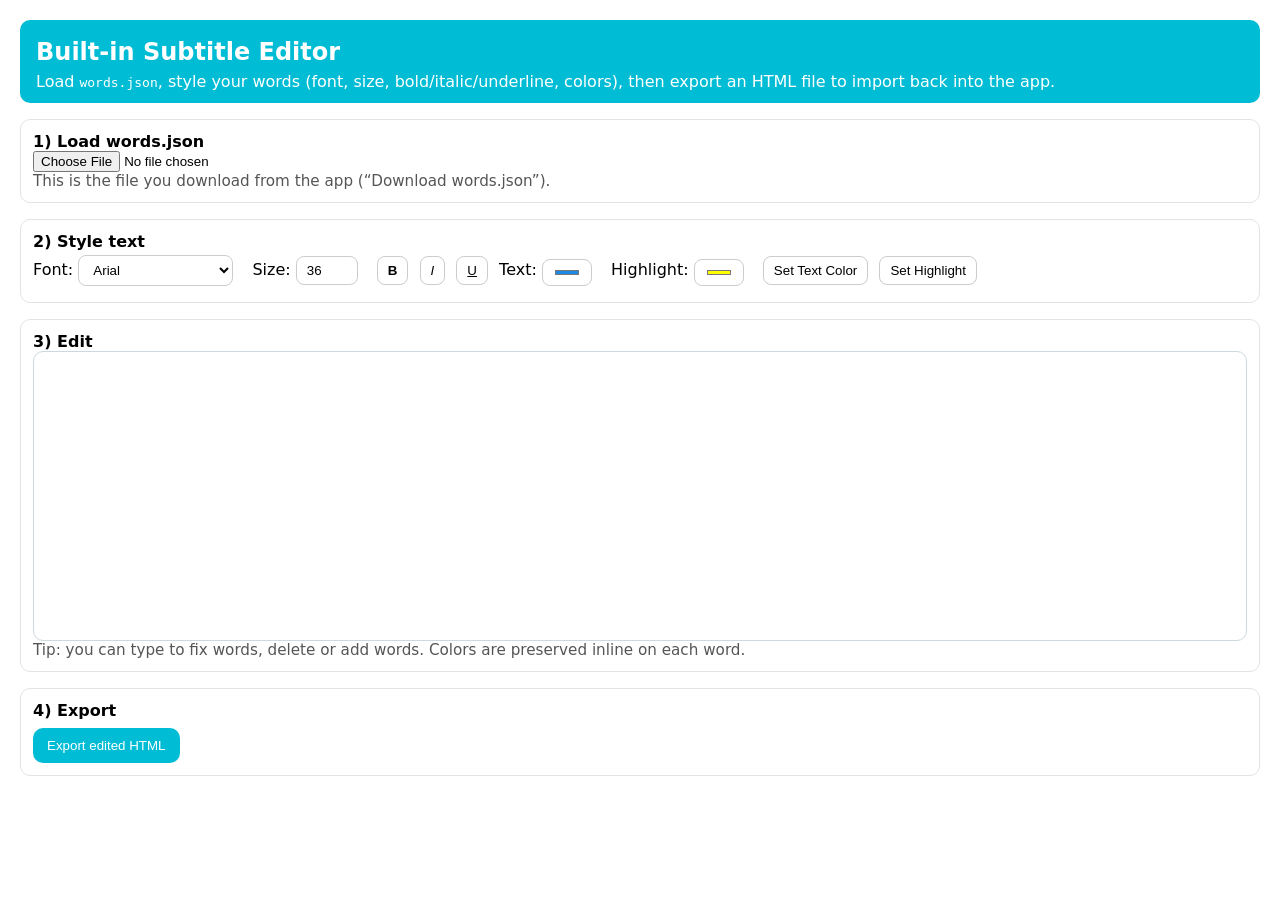
<file: editor.html>
<!DOCTYPE html>
<html lang="en">
<head>
<meta charset="UTF-8" />
<title>Subtitle Editor</title>
<meta name="viewport" content="width=device-width, initial-scale=1" />
<style>
  body { font-family: system-ui, Arial, sans-serif; margin: 20px; }
  header { background:#00BCD4; color:#fff; padding:12px 16px; border-radius:10px; }
  .panel { margin: 16px 0; padding: 12px; border: 1px solid #e3e3e3; border-radius: 10px; }
  .toolbar button, .toolbar select, .toolbar input[type="color"], .toolbar input[type="number"] {
    margin: 4px 6px 4px 0; padding: 6px 10px; border-radius: 8px; border: 1px solid #ccc; background:#fff;
  }
  .toolbar label { margin-right: 8px; }
  #editor { min-height: 260px; border:1px solid #cfd8dc; border-radius:10px; padding:14px; line-height:1.6; }
  .word { display:inline-block; margin: 2px 2px; }
  .hint { color:#555; font-size: 0.95rem; }
  .actions a, .actions button {
    display:inline-block; margin:8px 8px 0 0; padding:10px 14px; border-radius:10px; text-decoration:none;
  }
  .primary { background:#00BCD4; color:#fff; border: none; }
  .secondary { background:#eceff1; color:#000; border:1px solid #cfd8dc; }
</style>
</head>
<body>
  <header>
    <h2 style="margin:6px 0">Built-in Subtitle Editor</h2>
    <div>Load <code>words.json</code>, style your words (font, size, bold/italic/underline, colors), then export an HTML file to import back into the app.</div>
  </header>

  <div class="panel">
    <strong>1) Load words.json</strong><br/>
    <input id="jsonFile" type="file" accept=".json" />
    <div class="hint">This is the file you download from the app (“Download words.json”).</div>
  </div>

  <div class="panel toolbar">
    <strong>2) Style text</strong><br/>
    <label>Font:
      <select id="fontSel">
        <option>Arial</option>
        <option>Times New Roman</option>
        <option>Georgia</option>
        <option>Verdana</option>
        <option>Courier New</option>
      </select>
    </label>
    <label>Size:
      <input id="fontSize" type="number" value="36" min="12" max="96" />
    </label>
    <button onclick="cmd('bold')"><b>B</b></button>
    <button onclick="cmd('italic')"><i>I</i></button>
    <button onclick="cmd('underline')"><u>U</u></button>
    <label>Text:
      <input id="fore" type="color" value="#1E88E5"/>
    </label>
    <label>Highlight:
      <input id="back" type="color" value="#FFFF00"/>
    </label>
    <button onclick="setFore()">Set Text Color</button>
    <button onclick="setBack()">Set Highlight</button>
  </div>

  <div class="panel">
    <strong>3) Edit</strong>
    <div id="editor" class="text-area" contenteditable="true"></div>
    <div class="hint">Tip: you can type to fix words, delete or add words. Colors are preserved inline on each word.</div>
  </div>

  <div class="panel actions">
    <strong>4) Export</strong><br/>
    <button class="primary" onclick="exportHTML()">Export edited HTML</button>
    <a id="dlLink" class="secondary" download="edited_subtitles.html" style="display:none">Download edited_subtitles.html</a>
  </div>

<script>
const DEFAULT_COLOR = "#1E88E5";
let words = [];

document.getElementById('jsonFile').addEventListener('change', async (e)=>{
  const file = e.target.files?.[0]; if(!file) return;
  const text = await file.text();
  words = JSON.parse(text);
  renderWords(words);
});

function renderWords(wlist){
  const ed = document.getElementById('editor');
  ed.innerHTML = '';
  // Build spans with default blue text color
  wlist.forEach(w=>{
    const span = document.createElement('span');
    span.className = 'word';
    span.style.color = DEFAULT_COLOR;
    span.textContent = (w.text || '').trim();
    ed.appendChild(span);
    ed.appendChild(document.createTextNode(' '));
  });
  applyFont();
}

function cmd(name){ document.execCommand(name, false, null); }
function setFore(){
  const c = document.getElementById('fore').value || DEFAULT_COLOR;
  document.execCommand('foreColor', false, c);
}
function setBack(){
  const c = document.getElementById('back').value || '#FFFF00';
  // use backgroundColor via hiliteColor if supported
  const ok = document.execCommand('hiliteColor', false, c);
  if(!ok){
    // fallback: wrap selection with span style
    wrapSelectionWithStyle('background-color:'+c);
  }
}

function wrapSelectionWithStyle(styleStr){
  const sel = window.getSelection();
  if(!sel || sel.rangeCount===0) return;
  const range = sel.getRangeAt(0).cloneRange();
  const span = document.createElement('span');
  span.setAttribute('style', styleStr);
  span.appendChild(range.extractContents());
  range.insertNode(span);
}

document.getElementById('fontSel').addEventListener('change', applyFont);
document.getElementById('fontSize').addEventListener('input', applyFont);

function applyFont(){
  const fam = document.getElementById('fontSel').value || 'Arial';
  const sz  = document.getElementById('fontSize').value || '36';
  const ed  = document.getElementById('editor');
  ed.style.fontFamily = fam + ', sans-serif';
  ed.style.fontSize = sz + 'px';
}

function exportHTML(){
  const ed = document.getElementById('editor');

  const html = `
<!DOCTYPE html>
<html>
<head>
  <meta charset="UTF-8">
  <title>Edited Subtitles</title>
  <style>
    body { font-family: Arial, sans-serif; padding: 40px; max-width: 900px; margin: 0 auto; }
    .text-area { font-size: ${document.getElementById('fontSize').value || 36}px; line-height: 1.6; }
    .word { display: inline-block; padding: 2px 2px; margin: 2px 1px; }
  </style>
</head>
<body>
  <div class="text-area" contenteditable="false">
    ${ed.innerHTML}
  </div>
</body>
</html>`.trim();

  const blob = new Blob([html], {type:'text/html'});
  const url = URL.createObjectURL(blob);
  const a = document.getElementById('dlLink');
  a.href = url;
  a.style.display = 'inline-block';
  a.click();
  setTimeout(()=>URL.revokeObjectURL(url), 2000);
}
</script>
</body>
</html>
</file>
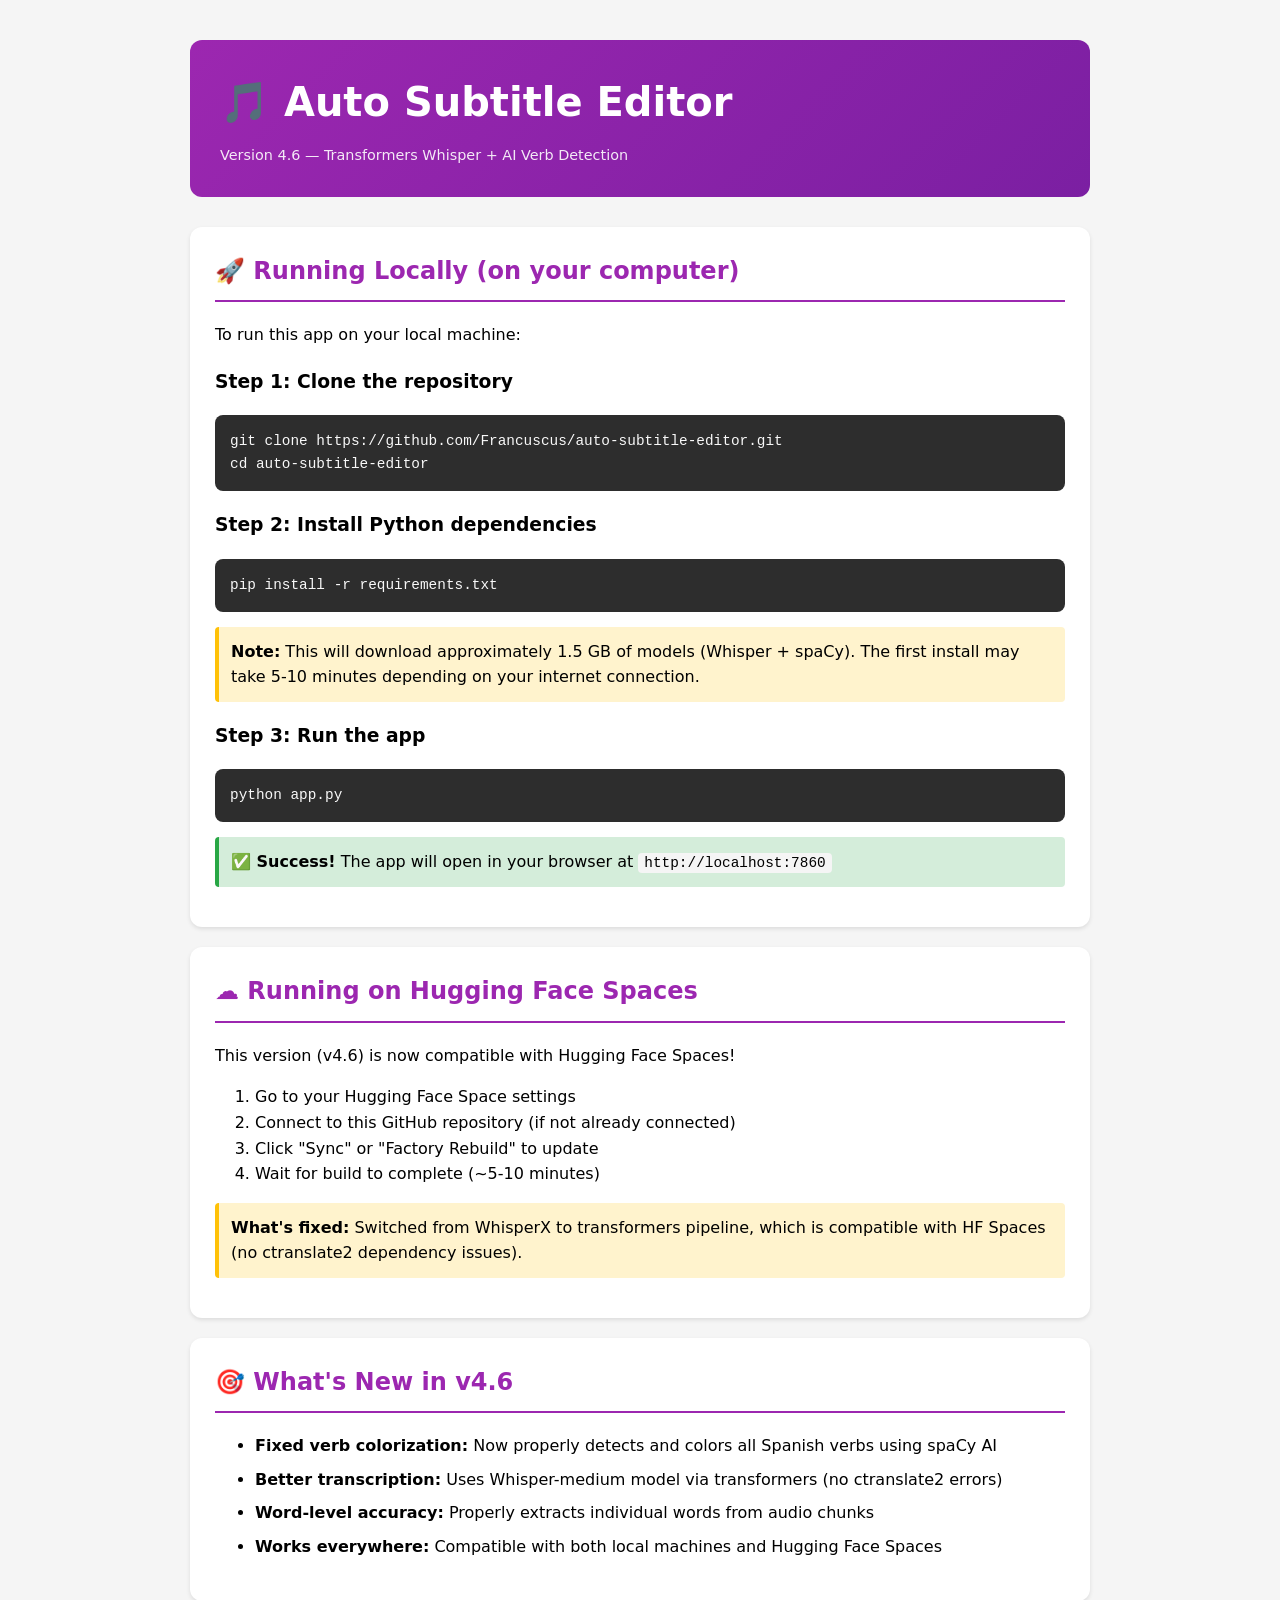
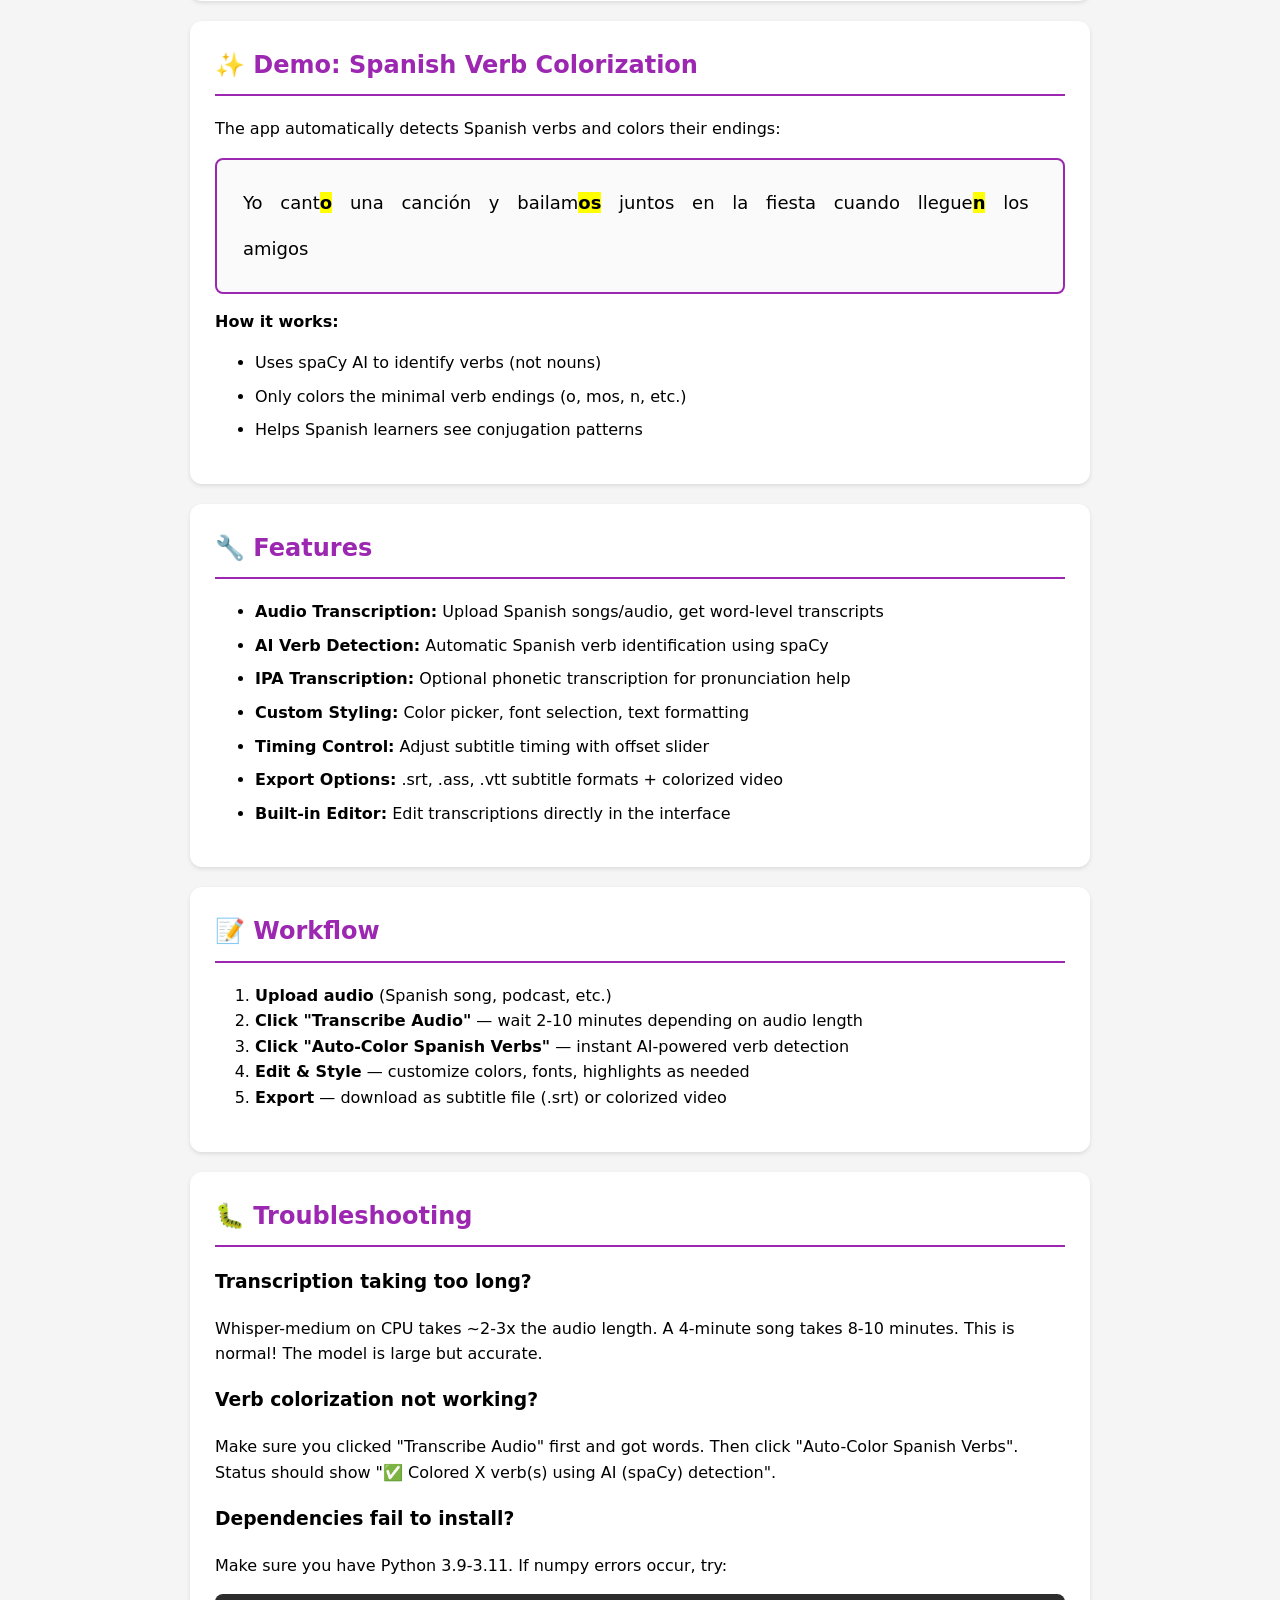
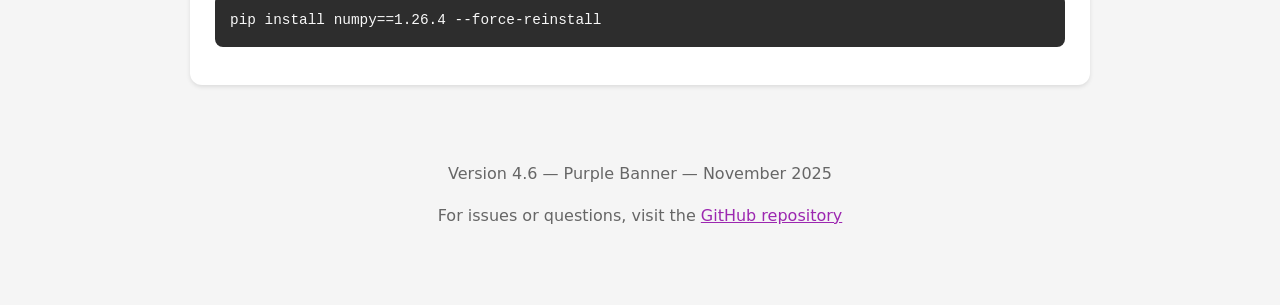
<file: QUICKSTART.html>
<!DOCTYPE html>
<html lang="en">
<head>
  <meta charset="UTF-8">
  <meta name="viewport" content="width=device-width, initial-scale=1.0">
  <title>Quick Start - Auto Subtitle Editor v4.6</title>
  <style>
    body {
      font-family: system-ui, -apple-system, Arial, sans-serif;
      max-width: 900px;
      margin: 0 auto;
      padding: 40px 20px;
      line-height: 1.6;
      background: #f5f5f5;
    }
    .header {
      background: linear-gradient(135deg, #9C27B0 0%, #7B1FA2 100%);
      color: white;
      padding: 30px;
      border-radius: 12px;
      margin-bottom: 30px;
    }
    .header h1 {
      margin: 0 0 10px 0;
      font-size: 2.5em;
    }
    .version {
      opacity: 0.9;
      font-size: 0.9em;
    }
    .section {
      background: white;
      padding: 25px;
      margin-bottom: 20px;
      border-radius: 12px;
      box-shadow: 0 2px 4px rgba(0,0,0,0.1);
    }
    .section h2 {
      color: #9C27B0;
      margin-top: 0;
      border-bottom: 2px solid #9C27B0;
      padding-bottom: 10px;
    }
    code {
      background: #f5f5f5;
      padding: 2px 6px;
      border-radius: 4px;
      font-family: 'Courier New', monospace;
      font-size: 0.9em;
    }
    pre {
      background: #2d2d2d;
      color: #f8f8f8;
      padding: 15px;
      border-radius: 8px;
      overflow-x: auto;
    }
    pre code {
      background: transparent;
      color: #f8f8f8;
      padding: 0;
    }
    .demo {
      border: 2px solid #9C27B0;
      padding: 20px;
      border-radius: 8px;
      background: #fafafa;
    }
    .word {
      display: inline-block;
      margin: 3px 2px;
      padding: 2px 4px;
    }
    .verb-ending {
      background: yellow;
      font-weight: bold;
    }
    ul li {
      margin: 8px 0;
    }
    .note {
      background: #fff3cd;
      border-left: 4px solid #ffc107;
      padding: 12px;
      margin: 15px 0;
      border-radius: 4px;
    }
    .success {
      background: #d4edda;
      border-left: 4px solid #28a745;
      padding: 12px;
      margin: 15px 0;
      border-radius: 4px;
    }
  </style>
</head>
<body>
  <div class="header">
    <h1>🎵 Auto Subtitle Editor</h1>
    <div class="version">Version 4.6 — Transformers Whisper + AI Verb Detection</div>
  </div>

  <div class="section">
    <h2>🚀 Running Locally (on your computer)</h2>

    <p>To run this app on your local machine:</p>

    <h3>Step 1: Clone the repository</h3>
    <pre><code>git clone https://github.com/Francuscus/auto-subtitle-editor.git
cd auto-subtitle-editor</code></pre>

    <h3>Step 2: Install Python dependencies</h3>
    <pre><code>pip install -r requirements.txt</code></pre>

    <div class="note">
      <strong>Note:</strong> This will download approximately 1.5 GB of models (Whisper + spaCy).
      The first install may take 5-10 minutes depending on your internet connection.
    </div>

    <h3>Step 3: Run the app</h3>
    <pre><code>python app.py</code></pre>

    <div class="success">
      <strong>✅ Success!</strong> The app will open in your browser at <code>http://localhost:7860</code>
    </div>
  </div>

  <div class="section">
    <h2>☁️ Running on Hugging Face Spaces</h2>

    <p>This version (v4.6) is now compatible with Hugging Face Spaces!</p>

    <ol>
      <li>Go to your Hugging Face Space settings</li>
      <li>Connect to this GitHub repository (if not already connected)</li>
      <li>Click "Sync" or "Factory Rebuild" to update</li>
      <li>Wait for build to complete (~5-10 minutes)</li>
    </ol>

    <div class="note">
      <strong>What's fixed:</strong> Switched from WhisperX to transformers pipeline, which is compatible with HF Spaces (no ctranslate2 dependency issues).
    </div>
  </div>

  <div class="section">
    <h2>🎯 What's New in v4.6</h2>

    <ul>
      <li><strong>Fixed verb colorization:</strong> Now properly detects and colors all Spanish verbs using spaCy AI</li>
      <li><strong>Better transcription:</strong> Uses Whisper-medium model via transformers (no ctranslate2 errors)</li>
      <li><strong>Word-level accuracy:</strong> Properly extracts individual words from audio chunks</li>
      <li><strong>Works everywhere:</strong> Compatible with both local machines and Hugging Face Spaces</li>
    </ul>
  </div>

  <div class="section">
    <h2>✨ Demo: Spanish Verb Colorization</h2>

    <p>The app automatically detects Spanish verbs and colors their endings:</p>

    <div class="demo">
      <div style="font-size: 18px; line-height: 2;">
        <span class="word">Yo</span>
        <span class="word">cant<span class="verb-ending">o</span></span>
        <span class="word">una</span>
        <span class="word">canción</span>
        <span class="word">y</span>
        <span class="word">bailam<span class="verb-ending">os</span></span>
        <span class="word">juntos</span>
        <span class="word">en</span>
        <span class="word">la</span>
        <span class="word">fiesta</span>
        <span class="word">cuando</span>
        <span class="word">llegue<span class="verb-ending">n</span></span>
        <span class="word">los</span>
        <span class="word">amigos</span>
      </div>
    </div>

    <p style="margin-top: 15px;">
      <strong>How it works:</strong>
    </p>
    <ul>
      <li>Uses spaCy AI to identify verbs (not nouns)</li>
      <li>Only colors the minimal verb endings (o, mos, n, etc.)</li>
      <li>Helps Spanish learners see conjugation patterns</li>
    </ul>
  </div>

  <div class="section">
    <h2>🔧 Features</h2>

    <ul>
      <li><strong>Audio Transcription:</strong> Upload Spanish songs/audio, get word-level transcripts</li>
      <li><strong>AI Verb Detection:</strong> Automatic Spanish verb identification using spaCy</li>
      <li><strong>IPA Transcription:</strong> Optional phonetic transcription for pronunciation help</li>
      <li><strong>Custom Styling:</strong> Color picker, font selection, text formatting</li>
      <li><strong>Timing Control:</strong> Adjust subtitle timing with offset slider</li>
      <li><strong>Export Options:</strong> .srt, .ass, .vtt subtitle formats + colorized video</li>
      <li><strong>Built-in Editor:</strong> Edit transcriptions directly in the interface</li>
    </ul>
  </div>

  <div class="section">
    <h2>📝 Workflow</h2>

    <ol>
      <li><strong>Upload audio</strong> (Spanish song, podcast, etc.)</li>
      <li><strong>Click "Transcribe Audio"</strong> — wait 2-10 minutes depending on audio length</li>
      <li><strong>Click "Auto-Color Spanish Verbs"</strong> — instant AI-powered verb detection</li>
      <li><strong>Edit & Style</strong> — customize colors, fonts, highlights as needed</li>
      <li><strong>Export</strong> — download as subtitle file (.srt) or colorized video</li>
    </ol>
  </div>

  <div class="section">
    <h2>🐛 Troubleshooting</h2>

    <h3>Transcription taking too long?</h3>
    <p>Whisper-medium on CPU takes ~2-3x the audio length. A 4-minute song takes 8-10 minutes.
    This is normal! The model is large but accurate.</p>

    <h3>Verb colorization not working?</h3>
    <p>Make sure you clicked "Transcribe Audio" first and got words. Then click "Auto-Color Spanish Verbs".
    Status should show "✅ Colored X verb(s) using AI (spaCy) detection".</p>

    <h3>Dependencies fail to install?</h3>
    <p>Make sure you have Python 3.9-3.11. If numpy errors occur, try:</p>
    <pre><code>pip install numpy==1.26.4 --force-reinstall</code></pre>
  </div>

  <footer style="text-align: center; margin-top: 40px; padding: 20px; color: #666;">
    <p>Version 4.6 — Purple Banner — November 2025</p>
    <p>For issues or questions, visit the <a href="https://github.com/Francuscus/auto-subtitle-editor" style="color: #9C27B0;">GitHub repository</a></p>
  </footer>
</body>
</html>
</file>
